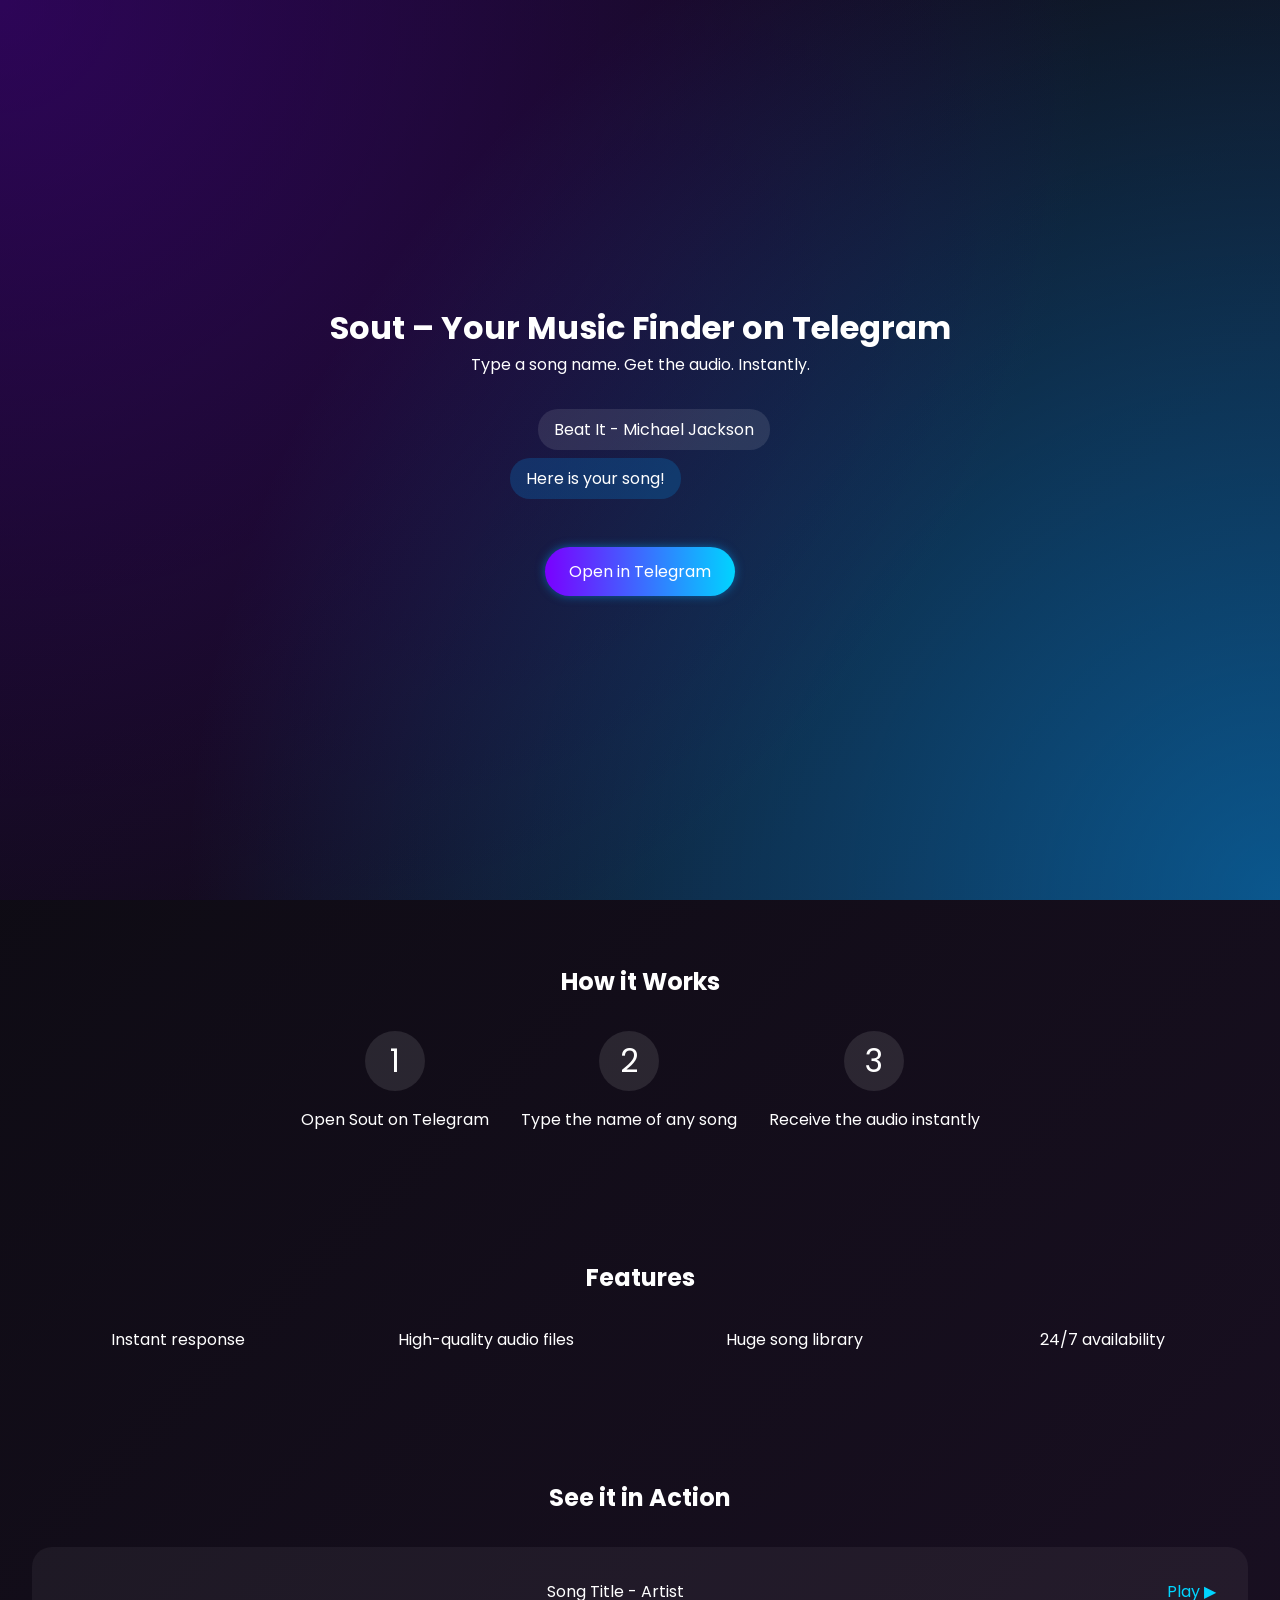
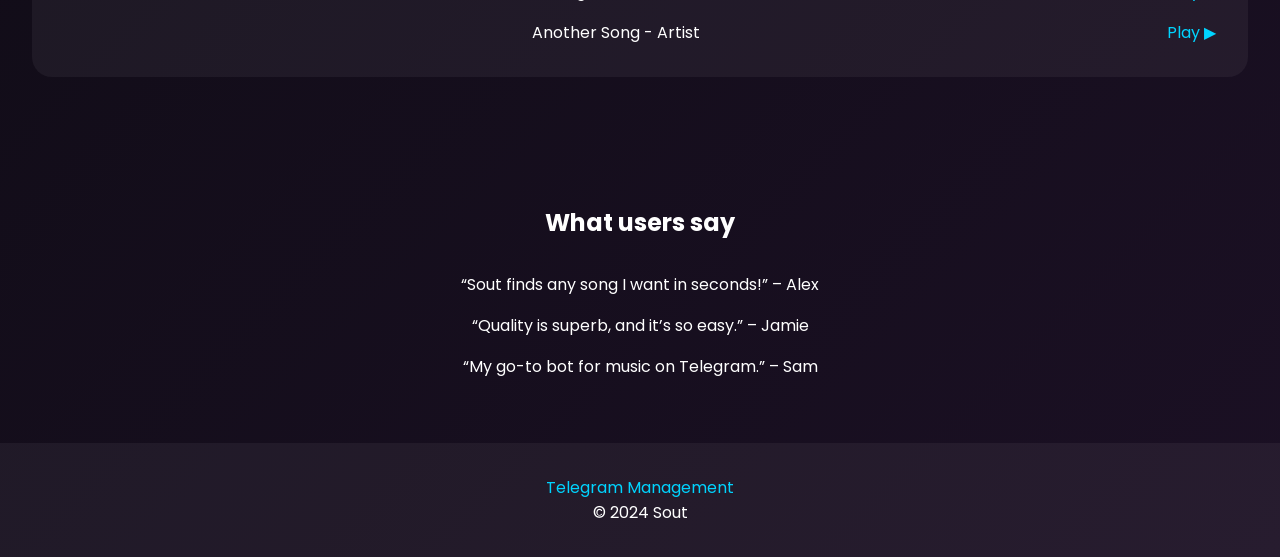
<file: index.html>
<!DOCTYPE html>
<html lang="en">
<head>
    <meta charset="UTF-8">
    <meta name="viewport" content="width=device-width, initial-scale=1.0">
    <title>Sout – Your Music Finder on Telegram</title>
    <link rel="stylesheet" href="styles.css">
</head>
<body>
    <header class="hero">
        <div class="content">
            <h1>Sout – Your Music Finder on Telegram</h1>
            <p class="subtitle">Type a song name. Get the audio. Instantly.</p>
            <div class="chat-demo">
                <div class="bubble user">Beat It - Michael Jackson</div>
                <div class="bubble bot">Here is your song!</div>
            </div>
            <a class="cta" href="https://t.me/sout_bot" target="_blank">Open in Telegram</a>
        </div>
    </header>

    <section class="how-it-works">
        <h2>How it Works</h2>
        <div class="steps">
            <div class="step">
                <div class="icon">1</div>
                <p>Open Sout on Telegram</p>
            </div>
            <div class="step">
                <div class="icon">2</div>
                <p>Type the name of any song</p>
            </div>
            <div class="step">
                <div class="icon">3</div>
                <p>Receive the audio instantly</p>
            </div>
        </div>
    </section>

    <section class="features">
        <h2>Features</h2>
        <ul>
            <li>Instant response</li>
            <li>High-quality audio files</li>
            <li>Huge song library</li>
            <li>24/7 availability</li>
        </ul>
    </section>

    <section class="showcase">
        <h2>See it in Action</h2>
        <div class="mockup">
            <!-- placeholder for sample results -->
            <div class="result">Song Title - Artist <span>Play ▶</span></div>
            <div class="result">Another Song - Artist <span>Play ▶</span></div>
        </div>
    </section>

    <section class="testimonials">
        <h2>What users say</h2>
        <div class="carousel">
            <div class="review">“Sout finds any song I want in seconds!” – Alex</div>
            <div class="review">“Quality is superb, and it’s so easy.” – Jamie</div>
            <div class="review">“My go-to bot for music on Telegram.” – Sam</div>
        </div>
    </section>

    <footer>
        <a href="https://t.me/sout_bot" target="_blank" class="telegram-link">Telegram</a>
        <a href="/manage" class="telegram-link">Management</a>
        <p class="copyright">© 2024 Sout</p>
    </footer>

<script src="script.js"></script>
</body>
</html>
</file>
<file: styles.css>
@import url('https://fonts.googleapis.com/css2?family=Poppins:wght@300;500;700&display=swap');

* {
  box-sizing: border-box;
  margin: 0;
  padding: 0;
}

body {
  font-family: 'Poppins', sans-serif;
  background: linear-gradient(135deg, #0a0a0f, #1b1024);
  color: #fff;
  overflow-x: hidden;
}

.hero {
  min-height: 100vh;
  display: flex;
  align-items: center;
  justify-content: center;
  text-align: center;
  background: radial-gradient(circle at top left, rgba(80,0,160,0.5), transparent 70%),
              radial-gradient(circle at bottom right, rgba(0,160,255,0.5), transparent 70%);
  position: relative;
}

.hero .chat-demo {
  margin: 2rem auto;
  width: 260px;
  display: flex;
  flex-direction: column;
  gap: 0.5rem;
}

.bubble {
  padding: 0.5rem 1rem;
  border-radius: 20px;
  max-width: 100%;
  display: inline-block;
}

.bubble.user {
  background: rgba(255,255,255,0.1);
  align-self: flex-end;
}

.bubble.bot {
  background: rgba(0,160,255,0.2);
  align-self: flex-start;
}

.cta {
  display: inline-block;
  margin-top: 1rem;
  padding: 0.75rem 1.5rem;
  background: linear-gradient(90deg, #7a00ff, #00d4ff);
  color: #fff;
  border-radius: 30px;
  text-decoration: none;
  box-shadow: 0 0 10px rgba(0,160,255,0.5);
  transition: transform 0.2s ease;
}

.cta:hover {
  transform: translateY(-3px);
}

section {
  padding: 4rem 2rem;
  text-align: center;
}

.steps {
  display: flex;
  flex-wrap: wrap;
  justify-content: center;
  gap: 2rem;
  margin-top: 2rem;
}

.step .icon {
  font-size: 2rem;
  background: rgba(255,255,255,0.1);
  width: 60px;
  height: 60px;
  line-height: 60px;
  margin: 0 auto 1rem auto;
  border-radius: 50%;
}

.features ul {
  list-style: none;
  display: grid;
  grid-template-columns: repeat(auto-fit, minmax(160px, 1fr));
  gap: 1rem;
  margin-top: 2rem;
}

.showcase .mockup {
  margin-top: 2rem;
  background: rgba(255,255,255,0.05);
  padding: 2rem;
  border-radius: 20px;
  display: grid;
  gap: 1rem;
}

.result span {
  float: right;
  color: #00d4ff;
}

.carousel {
  margin-top: 2rem;
  display: flex;
  flex-direction: column;
  gap: 1rem;
}

footer {
  padding: 2rem;
  text-align: center;
  background: rgba(255,255,255,0.05);
}

.telegram-link {
  color: #00d4ff;
  text-decoration: none;
}
</file>
